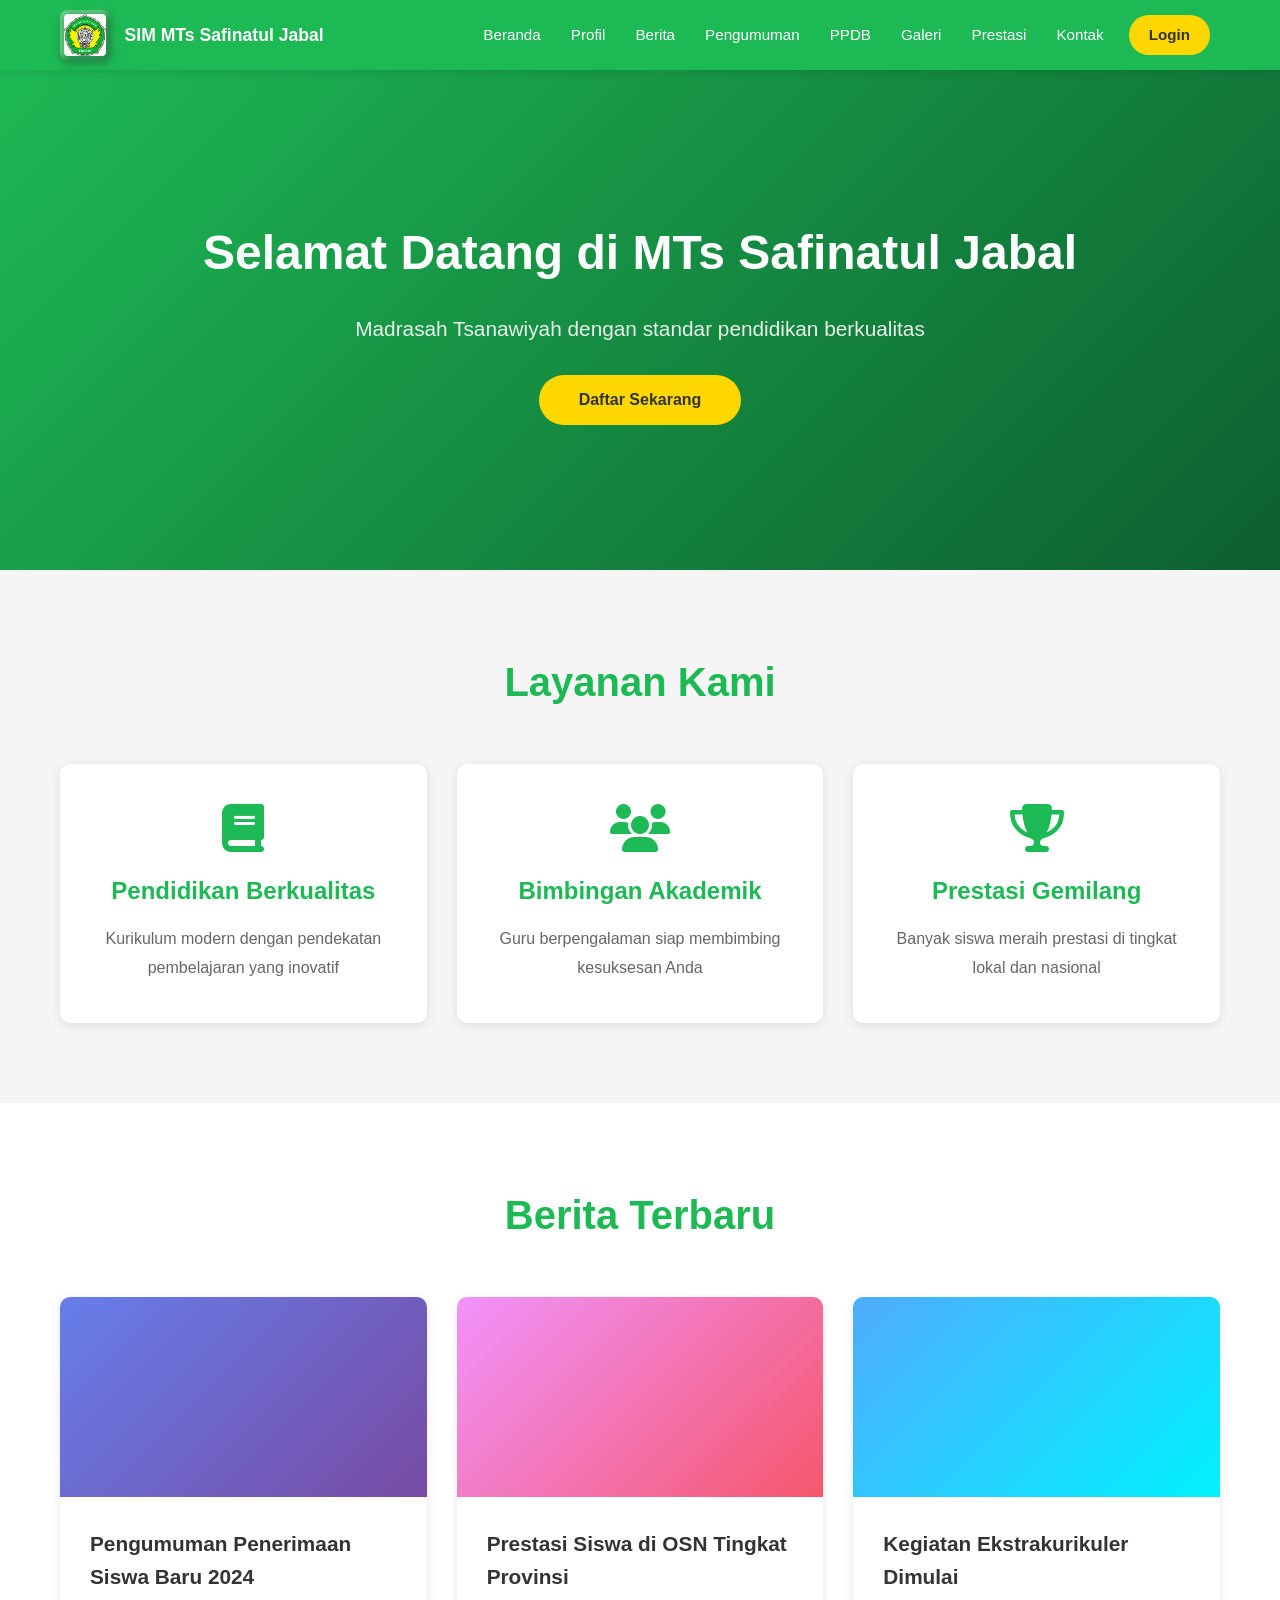
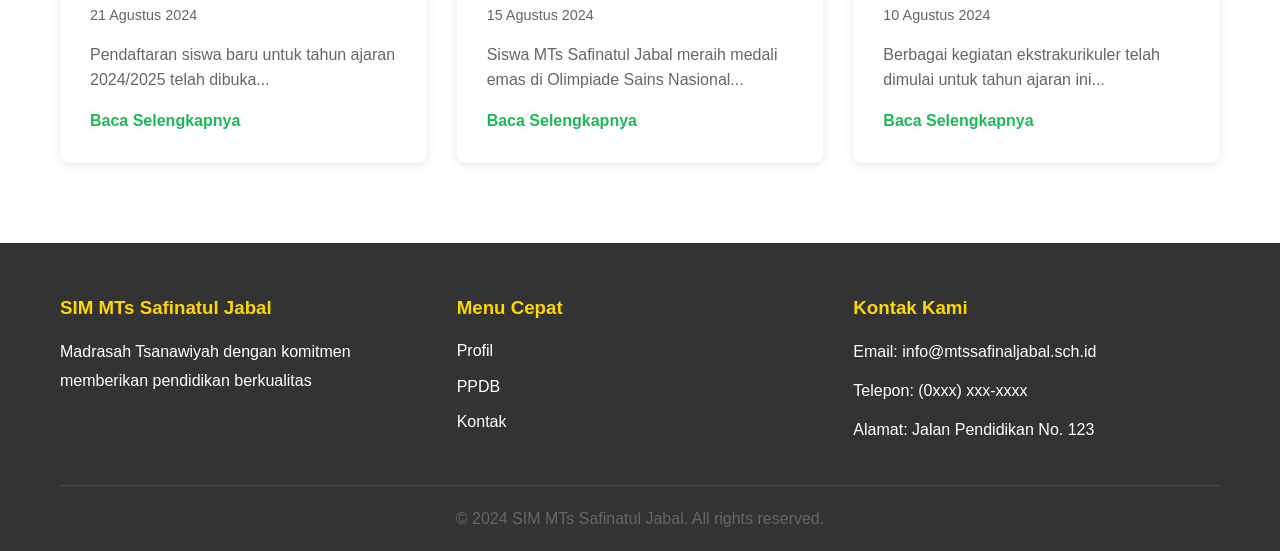
<file: index.html>
<!DOCTYPE html>
<html lang="id">
<head>
    <meta charset="UTF-8">
    <meta name="viewport" content="width=device-width, initial-scale=1.0">
    <title>SIM MTs Safinatul Jabal</title>
    <link rel="stylesheet" href="css/style.css">
    <link rel="stylesheet" href="css/navbar.css">
    <link rel="stylesheet" href="https://cdnjs.cloudflare.com/ajax/libs/font-awesome/6.4.0/css/all.min.css">
</head>
<body>
    <!-- Navbar -->
    <nav class="navbar">
        <div class="navbar-container">
            <div class="navbar-logo">
                <img src="assets/IMG_2392.jpeg" alt="Logo MTs" class="logo-img">
                <span class="school-name">SIM MTs Safinatul Jabal</span>
            </div>
            <ul class="navbar-menu">
                <li><a href="index.html" class="active">Beranda</a></li>
                <li><a href="pages/profil.html">Profil</a></li>
                <li><a href="pages/berita.html">Berita</a></li>
                <li><a href="pages/pengumuman.html">Pengumuman</a></li>
                <li><a href="pages/ppdb.html">PPDB</a></li>
                <li><a href="pages/galeri.html">Galeri</a></li>
                <li><a href="pages/prestasi.html">Prestasi</a></li>
                <li><a href="pages/kontak.html">Kontak</a></li>
                <li><a href="pages/login.html" class="btn-login">Login</a></li>
            </ul>
            <div class="hamburger">
                <span></span>
                <span></span>
                <span></span>
            </div>
        </div>
    </nav>

    <!-- Hero Section -->
    <section class="hero">
        <div class="hero-content">
            <h1>Selamat Datang di MTs Safinatul Jabal</h1>
            <p>Madrasah Tsanawiyah dengan standar pendidikan berkualitas</p>
            <a href="pages/ppdb.html" class="btn-primary">Daftar Sekarang</a>
        </div>
    </section>

    <!-- Features Section -->
    <section class="features">
        <div class="container">
            <h2>Layanan Kami</h2>
            <div class="features-grid">
                <div class="feature-card">
                    <i class="fas fa-book"></i>
                    <h3>Pendidikan Berkualitas</h3>
                    <p>Kurikulum modern dengan pendekatan pembelajaran yang inovatif</p>
                </div>
                <div class="feature-card">
                    <i class="fas fa-users"></i>
                    <h3>Bimbingan Akademik</h3>
                    <p>Guru berpengalaman siap membimbing kesuksesan Anda</p>
                </div>
                <div class="feature-card">
                    <i class="fas fa-trophy"></i>
                    <h3>Prestasi Gemilang</h3>
                    <p>Banyak siswa meraih prestasi di tingkat lokal dan nasional</p>
                </div>
            </div>
        </div>
    </section>

    <!-- Latest News Section -->
    <section class="latest-news">
        <div class="container">
            <h2>Berita Terbaru</h2>
            <div class="news-grid">
                <div class="news-card">
                    <div class="news-image" style="background: linear-gradient(135deg, #667eea 0%, #764ba2 100%);"></div>
                    <div class="news-content">
                        <h3>Pengumuman Penerimaan Siswa Baru 2024</h3>
                        <p class="news-date">21 Agustus 2024</p>
                        <p>Pendaftaran siswa baru untuk tahun ajaran 2024/2025 telah dibuka...</p>
                        <a href="pages/berita.html">Baca Selengkapnya</a>
                    </div>
                </div>
                <div class="news-card">
                    <div class="news-image" style="background: linear-gradient(135deg, #f093fb 0%, #f5576c 100%);"></div>
                    <div class="news-content">
                        <h3>Prestasi Siswa di OSN Tingkat Provinsi</h3>
                        <p class="news-date">15 Agustus 2024</p>
                        <p>Siswa MTs Safinatul Jabal meraih medali emas di Olimpiade Sains Nasional...</p>
                        <a href="pages/berita.html">Baca Selengkapnya</a>
                    </div>
                </div>
                <div class="news-card">
                    <div class="news-image" style="background: linear-gradient(135deg, #4facfe 0%, #00f2fe 100%);"></div>
                    <div class="news-content">
                        <h3>Kegiatan Ekstrakurikuler Dimulai</h3>
                        <p class="news-date">10 Agustus 2024</p>
                        <p>Berbagai kegiatan ekstrakurikuler telah dimulai untuk tahun ajaran ini...</p>
                        <a href="pages/berita.html">Baca Selengkapnya</a>
                    </div>
                </div>
            </div>
        </div>
    </section>

    <!-- Footer -->
    <footer class="footer">
        <div class="container">
            <div class="footer-content">
                <div class="footer-section">
                    <h3>SIM MTs Safinatul Jabal</h3>
                    <p>Madrasah Tsanawiyah dengan komitmen memberikan pendidikan berkualitas</p>
                </div>
                <div class="footer-section">
                    <h3>Menu Cepat</h3>
                    <ul>
                        <li><a href="pages/profil.html">Profil</a></li>
                        <li><a href="pages/ppdb.html">PPDB</a></li>
                        <li><a href="pages/kontak.html">Kontak</a></li>
                    </ul>
                </div>
                <div class="footer-section">
                    <h3>Kontak Kami</h3>
                    <p>Email: info@mtssafinaljabal.sch.id</p>
                    <p>Telepon: (0xxx) xxx-xxxx</p>
                    <p>Alamat: Jalan Pendidikan No. 123</p>
                </div>
            </div>
            <div class="footer-bottom">
                <p>&copy; 2024 SIM MTs Safinatul Jabal. All rights reserved.</p>
            </div>
        </div>
    </footer>

    <script src="js/script.js"></script>
</body>
</html>
</file>
<file: css/style.css>
* {
    margin: 0;
    padding: 0;
    box-sizing: border-box;
}

:root {
    --primary-green: #1db954;
    --primary-yellow: #ffd700;
    --primary-blue: #0066cc;
    --text-dark: #333;
    --text-light: #666;
    --bg-light: #f5f5f5;
    --white: #fff;
    --shadow: 0 2px 10px rgba(0, 0, 0, 0.1);
}

body {
    font-family: 'Segoe UI', Tahoma, Geneva, Verdana, sans-serif;
    line-height: 1.6;
    color: var(--text-dark);
    background-color: var(--white);
}

.container {
    max-width: 1200px;
    margin: 0 auto;
    padding: 0 20px;
}

/* Hero Section */
.hero {
    background: linear-gradient(135deg, var(--primary-green) 0%, #0d5f2f 100%);
    color: var(--white);
    text-align: center;
    padding: 100px 20px;
    min-height: 500px;
    display: flex;
    align-items: center;
    justify-content: center;
}

.hero-content h1 {
    font-size: 3rem;
    margin-bottom: 20px;
    font-weight: bold;
}

.hero-content p {
    font-size: 1.3rem;
    margin-bottom: 30px;
    opacity: 0.9;
}

.btn-primary {
    display: inline-block;
    background-color: var(--primary-yellow);
    color: var(--text-dark);
    padding: 12px 40px;
    border-radius: 50px;
    text-decoration: none;
    font-weight: bold;
    transition: all 0.3s ease;
    border: none;
    cursor: pointer;
}

.btn-primary:hover {
    background-color: #ffed4e;
    transform: translateY(-2px);
    box-shadow: 0 5px 15px rgba(0, 0, 0, 0.2);
}

/* Features Section */
.features {
    padding: 80px 20px;
    background-color: var(--bg-light);
}

.features h2 {
    text-align: center;
    font-size: 2.5rem;
    margin-bottom: 50px;
    color: var(--primary-green);
}

.features-grid {
    display: grid;
    grid-template-columns: repeat(auto-fit, minmax(300px, 1fr));
    gap: 30px;
}

.feature-card {
    background: var(--white);
    padding: 40px;
    border-radius: 10px;
    text-align: center;
    box-shadow: var(--shadow);
    transition: transform 0.3s ease, box-shadow 0.3s ease;
}

.feature-card:hover {
    transform: translateY(-10px);
    box-shadow: 0 5px 20px rgba(0, 0, 0, 0.15);
}

.feature-card i {
    font-size: 3rem;
    color: var(--primary-green);
    margin-bottom: 20px;
}

.feature-card h3 {
    font-size: 1.5rem;
    margin-bottom: 15px;
    color: var(--primary-green);
}

.feature-card p {
    color: var(--text-light);
    line-height: 1.8;
}

/* Latest News Section */
.latest-news {
    padding: 80px 20px;
    background-color: var(--white);
}

.latest-news h2 {
    text-align: center;
    font-size: 2.5rem;
    margin-bottom: 50px;
    color: var(--primary-green);
}

.news-grid {
    display: grid;
    grid-template-columns: repeat(auto-fit, minmax(320px, 1fr));
    gap: 30px;
}

.news-card {
    background: var(--white);
    border-radius: 10px;
    overflow: hidden;
    box-shadow: var(--shadow);
    transition: transform 0.3s ease, box-shadow 0.3s ease;
}

.news-card:hover {
    transform: translateY(-5px);
    box-shadow: 0 5px 20px rgba(0, 0, 0, 0.15);
}

.news-image {
    height: 200px;
    background-size: cover;
    background-position: center;
}

.news-content {
    padding: 30px;
}

.news-content h3 {
    font-size: 1.3rem;
    margin-bottom: 10px;
    color: var(--text-dark);
}

.news-date {
    color: var(--text-light);
    font-size: 0.9rem;
    margin-bottom: 15px;
}

.news-content p {
    color: var(--text-light);
    margin-bottom: 15px;
    line-height: 1.6;
}

.news-content a {
    color: var(--primary-green);
    text-decoration: none;
    font-weight: bold;
    transition: color 0.3s ease;
}

.news-content a:hover {
    color: #0d5f2f;
}

/* Footer */
.footer {
    background-color: var(--text-dark);
    color: var(--white);
    padding: 50px 20px 20px;
}

.footer-content {
    display: grid;
    grid-template-columns: repeat(auto-fit, minmax(250px, 1fr));
    gap: 30px;
    margin-bottom: 30px;
}

.footer-section h3 {
    margin-bottom: 15px;
    color: var(--primary-yellow);
}

.footer-section p {
    margin-bottom: 10px;
    line-height: 1.8;
}

.footer-section ul {
    list-style: none;
}

.footer-section ul li {
    margin-bottom: 10px;
}

.footer-section a {
    color: var(--white);
    text-decoration: none;
    transition: color 0.3s ease;
}

.footer-section a:hover {
    color: var(--primary-yellow);
}

.footer-bottom {
    text-align: center;
    padding-top: 20px;
    border-top: 1px solid rgba(255, 255, 255, 0.1);
    color: var(--text-light);
}

/* Responsive Design */
@media (max-width: 768px) {
    .hero-content h1 {
        font-size: 2rem;
    }

    .hero-content p {
        font-size: 1.1rem;
    }

    .features h2,
    .latest-news h2 {
        font-size: 2rem;
    }
}
</file>
<file: css/navbar.css>
/* Navbar Styles */
.navbar {
    background-color: var(--primary-green);
    padding: 0;
    position: sticky;
    top: 0;
    z-index: 1000;
    box-shadow: 0 2px 10px rgba(0, 0, 0, 0.1);
}

.navbar-container {
    max-width: 1200px;
    margin: 0 auto;
    padding: 0 20px;
    display: flex;
    justify-content: space-between;
    align-items: center;
    height: 70px;
}

.navbar-logo {
    display: flex;
    align-items: center;
    gap: 15px;
    color: var(--white);
    text-decoration: none;
    font-size: 1.2rem;
    font-weight: bold;
}

.logo-img {
    height: 50px;
    width: auto;
    /* Efek Tekstur Timbul */
    filter: drop-shadow(2px 2px 4px rgba(0, 0, 0, 0.3)) 
            drop-shadow(-1px -1px 2px rgba(255, 255, 255, 0.3));
    transition: all 0.3s ease;
    box-shadow: 
        inset 2px 2px 4px rgba(255, 255, 255, 0.3),
        inset -2px -2px 4px rgba(0, 0, 0, 0.2),
        0 4px 8px rgba(0, 0, 0, 0.2);
    border-radius: 8px;
    padding: 4px;
}

.logo-img:hover {
    filter: drop-shadow(4px 4px 8px rgba(0, 0, 0, 0.4)) 
            drop-shadow(-2px -2px 4px rgba(255, 255, 255, 0.4));
    transform: translateY(-2px);
}

.school-name {
    font-size: 1.1rem;
    font-weight: 600;
}

.navbar-menu {
    display: flex;
    list-style: none;
    gap: 0;
    align-items: center;
}

.navbar-menu li {
    height: 70px;
    display: flex;
    align-items: center;
}

.navbar-menu a {
    color: var(--white);
    text-decoration: none;
    padding: 0 15px;
    height: 100%;
    display: flex;
    align-items: center;
    transition: background-color 0.3s ease, color 0.3s ease;
    font-size: 0.95rem;
}

.navbar-menu a:hover {
    background-color: rgba(0, 0, 0, 0.1);
}

.navbar-menu a.active {
    background-color: rgba(0, 0, 0, 0.2);
    font-weight: bold;
}

.btn-login {
    background-color: var(--primary-yellow) !important;
    color: var(--text-dark) !important;
    border-radius: 25px;
    padding: 8px 20px !important;
    margin: 0 10px;
    height: auto !important;
    font-weight: bold;
    transition: all 0.3s ease;
}

.btn-login:hover {
    background-color: #ffed4e !important;
    transform: scale(1.05);
}

.hamburger {
    display: none;
    flex-direction: column;
    cursor: pointer;
    gap: 5px;
}

.hamburger span {
    width: 25px;
    height: 3px;
    background-color: var(--white);
    border-radius: 2px;
    transition: all 0.3s ease;
}

/* Responsive Mobile Menu */
@media (max-width: 768px) {
    .hamburger {
        display: flex;
    }

    .navbar-menu {
        position: absolute;
        top: 70px;
        left: 0;
        width: 100%;
        background-color: var(--primary-green);
        flex-direction: column;
        gap: 0;
        max-height: 0;
        overflow: hidden;
        transition: max-height 0.3s ease;
    }

    .navbar-menu.active {
        max-height: calc(100vh - 70px);
        overflow-y: auto;
    }

    .navbar-menu li {
        width: 100%;
        height: auto;
        border-bottom: 1px solid rgba(0, 0, 0, 0.1);
    }

    .navbar-menu a {
        padding: 15px 20px;
        width: 100%;
    }

    .btn-login {
        margin: 10px 20px !important;
        width: calc(100% - 40px);
        text-align: center;
        height: auto !important;
    }

    .hamburger.active span:nth-child(1) {
        transform: rotate(45deg) translate(10px, 10px);
    }

    .hamburger.active span:nth-child(2) {
        opacity: 0;
    }

    .hamburger.active span:nth-child(3) {
        transform: rotate(-45deg) translate(7px, -7px);
    }
}
</file>
